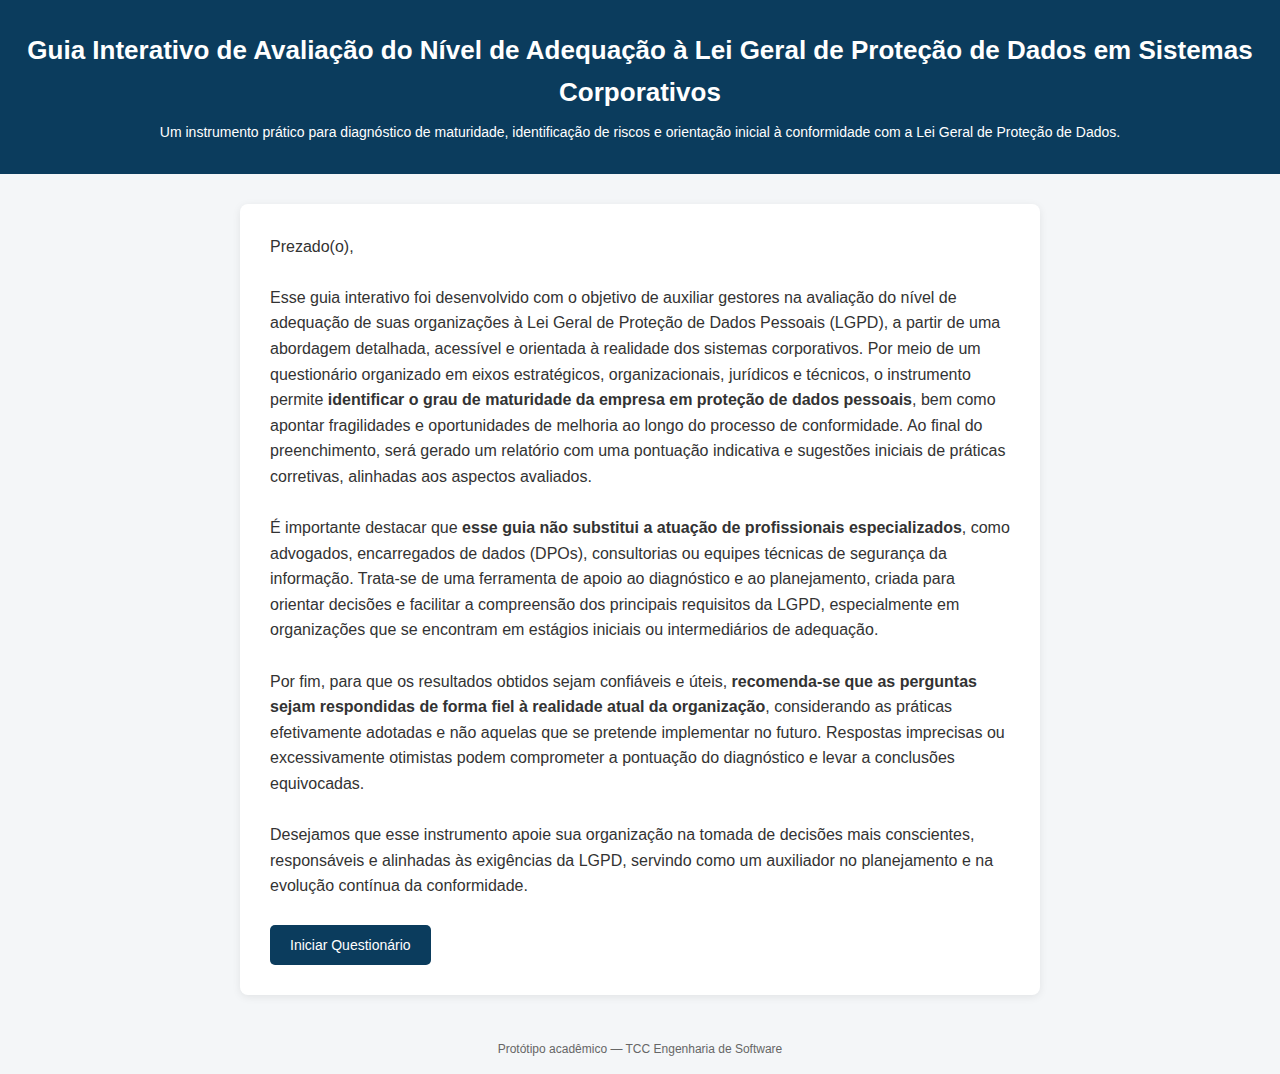
<file: index.html>
<!DOCTYPE html>
<html lang="pt-br">
<head>
    <meta charset="UTF-8">
    <meta name="viewport" content="width=device-width, initial-scale=1.0">
    <title>Guia Interativo LGPD</title>
    <link rel="stylesheet" href="css/style.css">
</head>
<body>
    <header>
        <h1>Guia Interativo de Avaliação do Nível de Adequação à Lei Geral de Proteção de Dados em Sistemas Corporativos</h1>
        <h2>Um instrumento prático para diagnóstico de maturidade, identificação de riscos e orientação inicial à conformidade com a Lei Geral de Proteção de Dados.</h2>
    </header>

    <main>
        <p>Prezado(o),<br><br> Esse guia interativo foi desenvolvido com o objetivo de auxiliar gestores na avaliação do nível de adequação de suas organizações à Lei Geral de Proteção de Dados Pessoais (LGPD), a partir de uma abordagem detalhada, acessível e orientada à realidade dos sistemas corporativos. Por meio de um questionário organizado em eixos estratégicos, organizacionais, jurídicos e técnicos, o instrumento permite <strong>identificar o grau de maturidade da empresa em proteção de dados pessoais</strong>, bem como apontar fragilidades e oportunidades de melhoria ao longo do processo de conformidade. Ao final do preenchimento, será gerado um relatório com uma pontuação indicativa e sugestões iniciais de práticas corretivas, alinhadas aos aspectos avaliados.</p>
            
        <p><br>É importante destacar que <strong>esse guia não substitui a atuação de profissionais especializados</strong>, como advogados, encarregados de dados (DPOs), consultorias ou equipes técnicas de segurança da informação. Trata-se de uma ferramenta de apoio ao diagnóstico e ao planejamento, criada para orientar decisões e facilitar a compreensão dos principais requisitos da LGPD, especialmente em organizações que se encontram em estágios iniciais ou intermediários de adequação.</p>   
        
        <p><br>Por fim, para que os resultados obtidos sejam confiáveis e úteis, <strong>recomenda-se que as perguntas sejam respondidas de forma fiel à realidade atual da organização</strong>, considerando as práticas efetivamente adotadas e não aquelas que se pretende implementar no futuro. Respostas imprecisas ou excessivamente otimistas podem comprometer a pontuação do diagnóstico e levar a conclusões equivocadas.</p>

        <p><br>Desejamos que esse instrumento apoie sua organização na tomada de decisões mais conscientes, responsáveis e alinhadas às exigências da LGPD, servindo como um auxiliador no planejamento e na evolução contínua da conformidade.</p><br>
        

        <button onclick="irParaQuestionario()">Iniciar Questionário</button>
    </main>

    <footer>
        <p>Protótipo acadêmico — TCC Engenharia de Software</p>
    </footer>

    <script src="js/script.js"></script>
</body>
</html>
</file>
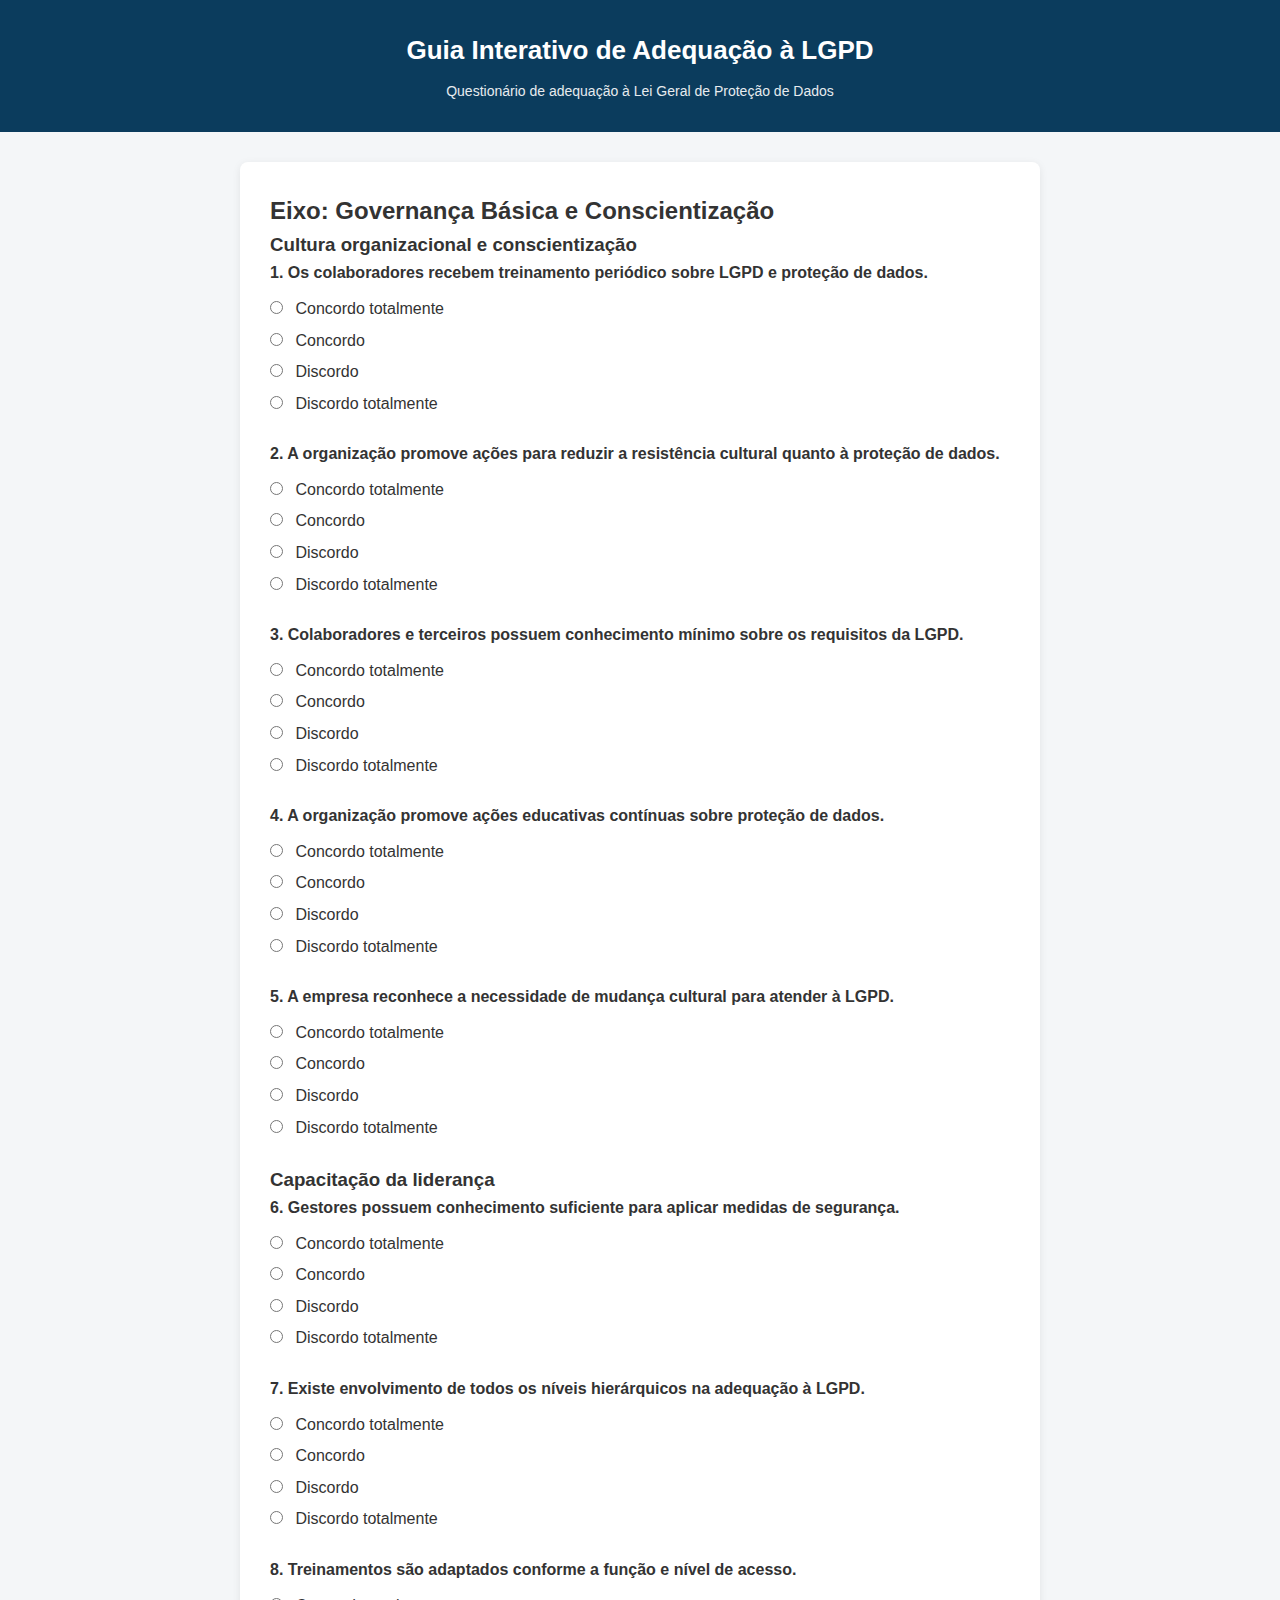
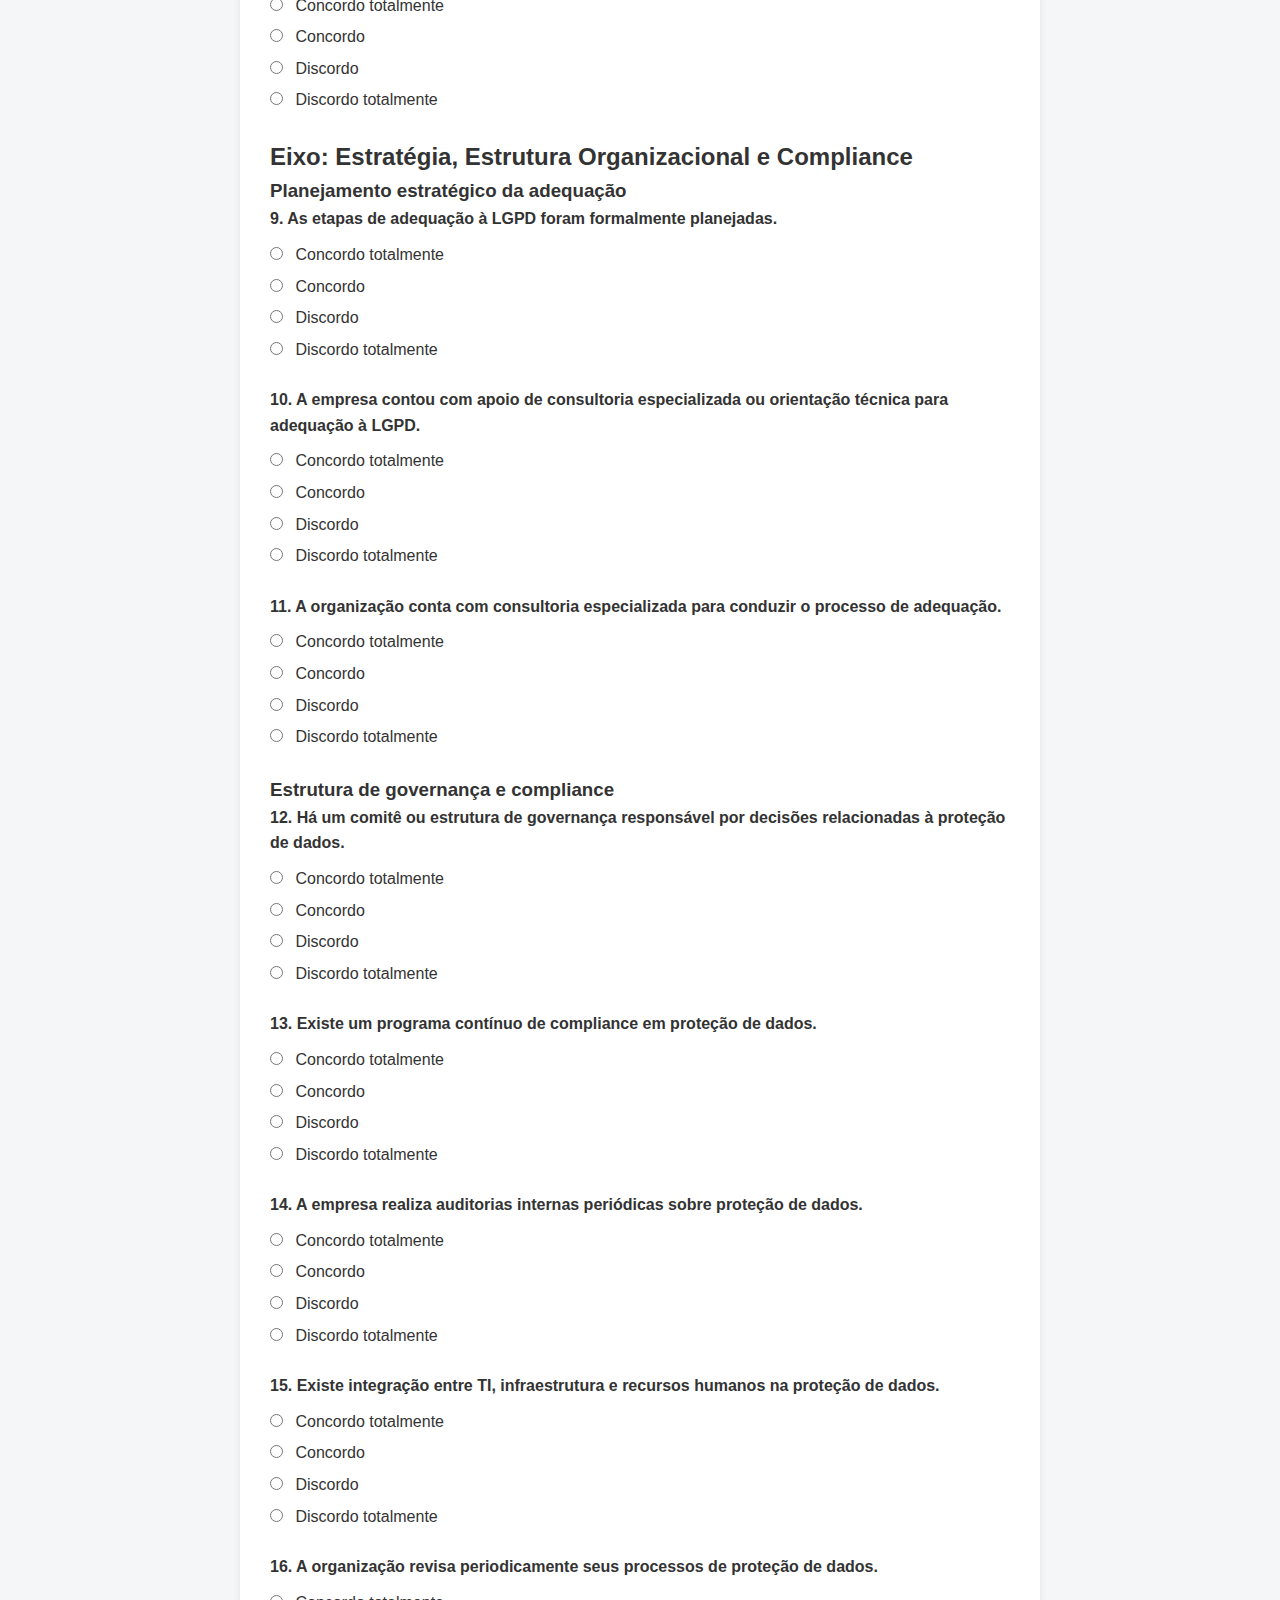
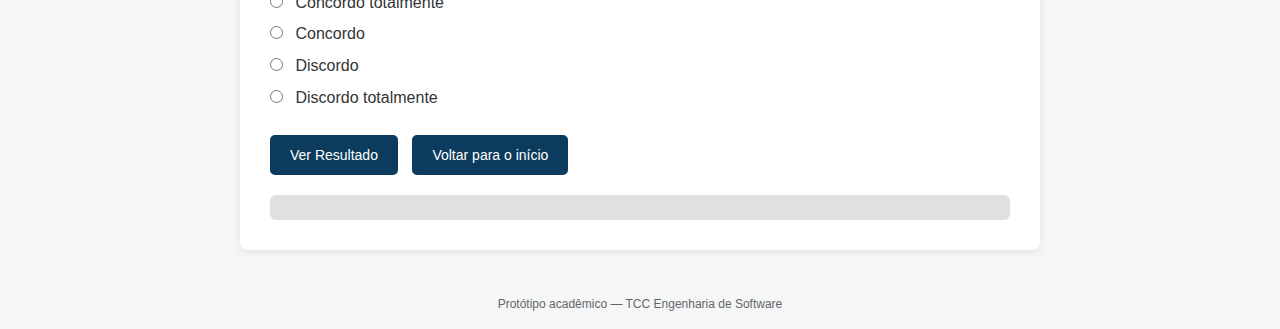
<file: questionario.html>
<!DOCTYPE html>
<html lang="pt-BR">
<head>
    <meta charset="UTF-8">
    <meta name="viewport" content="width=device-width, initial-scale=1.0">
    <title>Questionário LGPD</title>
    <link rel="stylesheet" href="css/style.css">
</head>
<body>

<header>
    <h1>Guia Interativo de Adequação à LGPD</h1>
    <p>Questionário de adequação à Lei Geral de Proteção de Dados</p>
</header>

<main>

<form id="questionario">

    <h2>Eixo: Governança Básica e Conscientização</h2>
    <h3>Cultura organizacional e conscientização</h3>

    <div class="pergunta">
        <p>1. Os colaboradores recebem treinamento periódico sobre LGPD e proteção de dados.</p>
        <label><input type="radio" name="q1" value="3.0"> Concordo totalmente</label>
        <label><input type="radio" name="q1" value="2.25"> Concordo</label>
        <label><input type="radio" name="q1" value="0.75"> Discordo</label>
        <label><input type="radio" name="q1" value="0"> Discordo totalmente</label>
    </div>

    <div class="pergunta">
        <p>2. A organização promove ações para reduzir a resistência cultural quanto à proteção de dados.</p>
        <label><input type="radio" name="q2" value="2.5"> Concordo totalmente</label>
        <label><input type="radio" name="q2" value="1.88"> Concordo</label>
        <label><input type="radio" name="q2" value="0.63"> Discordo</label>
        <label><input type="radio" name="q2" value="0"> Discordo totalmente</label>
    </div>

    <div class="pergunta">
        <p>3. Colaboradores e terceiros possuem conhecimento mínimo sobre os requisitos da LGPD.</p>
        <label><input type="radio" name="q3" value="2.0"> Concordo totalmente</label>
        <label><input type="radio" name="q3" value="1.5"> Concordo</label>
        <label><input type="radio" name="q3" value="0.5"> Discordo</label>
        <label><input type="radio" name="q3" value="0"> Discordo totalmente</label>
    </div>

    <div class="pergunta">
        <p>4. A organização promove ações educativas contínuas sobre proteção de dados.</p>
        <label><input type="radio" name="q4" value="2.5"> Concordo totalmente</label>
        <label><input type="radio" name="q4" value="1.88"> Concordo</label>
        <label><input type="radio" name="q4" value="0.63"> Discordo</label>
        <label><input type="radio" name="q4" value="0"> Discordo totalmente</label>
    </div>

    <div class="pergunta">
        <p>5. A empresa reconhece a necessidade de mudança cultural para atender à LGPD.</p>
        <label><input type="radio" name="q5" value="2.0"> Concordo totalmente</label>
        <label><input type="radio" name="q5" value="1.5"> Concordo</label>
        <label><input type="radio" name="q5" value="0.5"> Discordo</label>
        <label><input type="radio" name="q5" value="0"> Discordo totalmente</label>
    </div>

    <h3>Capacitação da liderança</h3>

    <div class="pergunta">
        <p>6. Gestores possuem conhecimento suficiente para aplicar medidas de segurança.</p>
        <label><input type="radio" name="q6" value="3.0"> Concordo totalmente</label>
        <label><input type="radio" name="q6" value="2.25"> Concordo</label>
        <label><input type="radio" name="q6" value="0.75"> Discordo</label>
        <label><input type="radio" name="q6" value="0"> Discordo totalmente</label>
    </div>

    <div class="pergunta">
        <p>7. Existe envolvimento de todos os níveis hierárquicos na adequação à LGPD.</p>
        <label><input type="radio" name="q7" value="2.5"> Concordo totalmente</label>
        <label><input type="radio" name="q7" value="1.88"> Concordo</label>
        <label><input type="radio" name="q7" value="0.63"> Discordo</label>
        <label><input type="radio" name="q7" value="0"> Discordo totalmente</label>
    </div>

    <div class="pergunta">
        <p>8. Treinamentos são adaptados conforme a função e nível de acesso.</p>
        <label><input type="radio" name="q8" value="2.5"> Concordo totalmente</label>
        <label><input type="radio" name="q8" value="1.88"> Concordo</label>
        <label><input type="radio" name="q8" value="0.63"> Discordo</label>
        <label><input type="radio" name="q8" value="0"> Discordo totalmente</label>
    </div>

    <h2>Eixo: Estratégia, Estrutura Organizacional e Compliance</h2>
<h3>Planejamento estratégico da adequação</h3>

<div class="pergunta">
    <p>9. As etapas de adequação à LGPD foram formalmente planejadas.</p>
    <label><input type="radio" name="q9" value="3.0"> Concordo totalmente</label>
    <label><input type="radio" name="q9" value="2.25"> Concordo</label>
    <label><input type="radio" name="q9" value="0.75"> Discordo</label>
    <label><input type="radio" name="q9" value="0"> Discordo totalmente</label>
</div>

<div class="pergunta">
    <p>10. A empresa contou com apoio de consultoria especializada ou orientação técnica para adequação à LGPD.</p>
    <label><input type="radio" name="q10" value="2.5"> Concordo totalmente</label>
    <label><input type="radio" name="q10" value="1.88"> Concordo</label>
    <label><input type="radio" name="q10" value="0.63"> Discordo</label>
    <label><input type="radio" name="q10" value="0"> Discordo totalmente</label>
</div>

<div class="pergunta">
    <p>11. A organização conta com consultoria especializada para conduzir o processo de adequação.</p>
    <label><input type="radio" name="q11" value="2.5"> Concordo totalmente</label>
    <label><input type="radio" name="q11" value="1.88"> Concordo</label>
    <label><input type="radio" name="q11" value="0.63"> Discordo</label>
    <label><input type="radio" name="q11" value="0"> Discordo totalmente</label>
</div>

<h3>Estrutura de governança e compliance</h3>

<div class="pergunta">
    <p>12. Há um comitê ou estrutura de governança responsável por decisões relacionadas à proteção de dados.</p>
    <label><input type="radio" name="q12" value="3.0"> Concordo totalmente</label>
    <label><input type="radio" name="q12" value="2.25"> Concordo</label>
    <label><input type="radio" name="q12" value="0.75"> Discordo</label>
    <label><input type="radio" name="q12" value="0"> Discordo totalmente</label>
</div>

<div class="pergunta">
    <p>13. Existe um programa contínuo de compliance em proteção de dados.</p>
    <label><input type="radio" name="q13" value="2.5"> Concordo totalmente</label>
    <label><input type="radio" name="q13" value="1.88"> Concordo</label>
    <label><input type="radio" name="q13" value="0.63"> Discordo</label>
    <label><input type="radio" name="q13" value="0"> Discordo totalmente</label>
</div>

<div class="pergunta">
    <p>14. A empresa realiza auditorias internas periódicas sobre proteção de dados.</p>
    <label><input type="radio" name="q14" value="2.5"> Concordo totalmente</label>
    <label><input type="radio" name="q14" value="1.88"> Concordo</label>
    <label><input type="radio" name="q14" value="0.63"> Discordo</label>
    <label><input type="radio" name="q14" value="0"> Discordo totalmente</label>
</div>

<div class="pergunta">
    <p>15. Existe integração entre TI, infraestrutura e recursos humanos na proteção de dados.</p>
    <label><input type="radio" name="q15" value="2.0"> Concordo totalmente</label>
    <label><input type="radio" name="q15" value="1.5"> Concordo</label>
    <label><input type="radio" name="q15" value="0.5"> Discordo</label>
    <label><input type="radio" name="q15" value="0"> Discordo totalmente</label>
</div>

<div class="pergunta">
    <p>16. A organização revisa periodicamente seus processos de proteção de dados.</p>
    <label><input type="radio" name="q16" value="2.0"> Concordo totalmente</label>
    <label><input type="radio" name="q16" value="1.5"> Concordo</label>
    <label><input type="radio" name="q16" value="0.5"> Discordo</label>
    <label><input type="radio" name="q16" value="0"> Discordo totalmente</label>
</div>


    <button type="submit">Ver Resultado</button>
    <button type="button" onclick="voltarHome()">Voltar para o início</button>
    


<div class="barra-externa">
    <div class="barra-interna" id="resultado"></div>
</div>

</form>
</main>

<footer>
    <p>Protótipo acadêmico — TCC Engenharia de Software</p>
</footer>

<script src="js/script.js"></script>
</body>
</html>
</file>
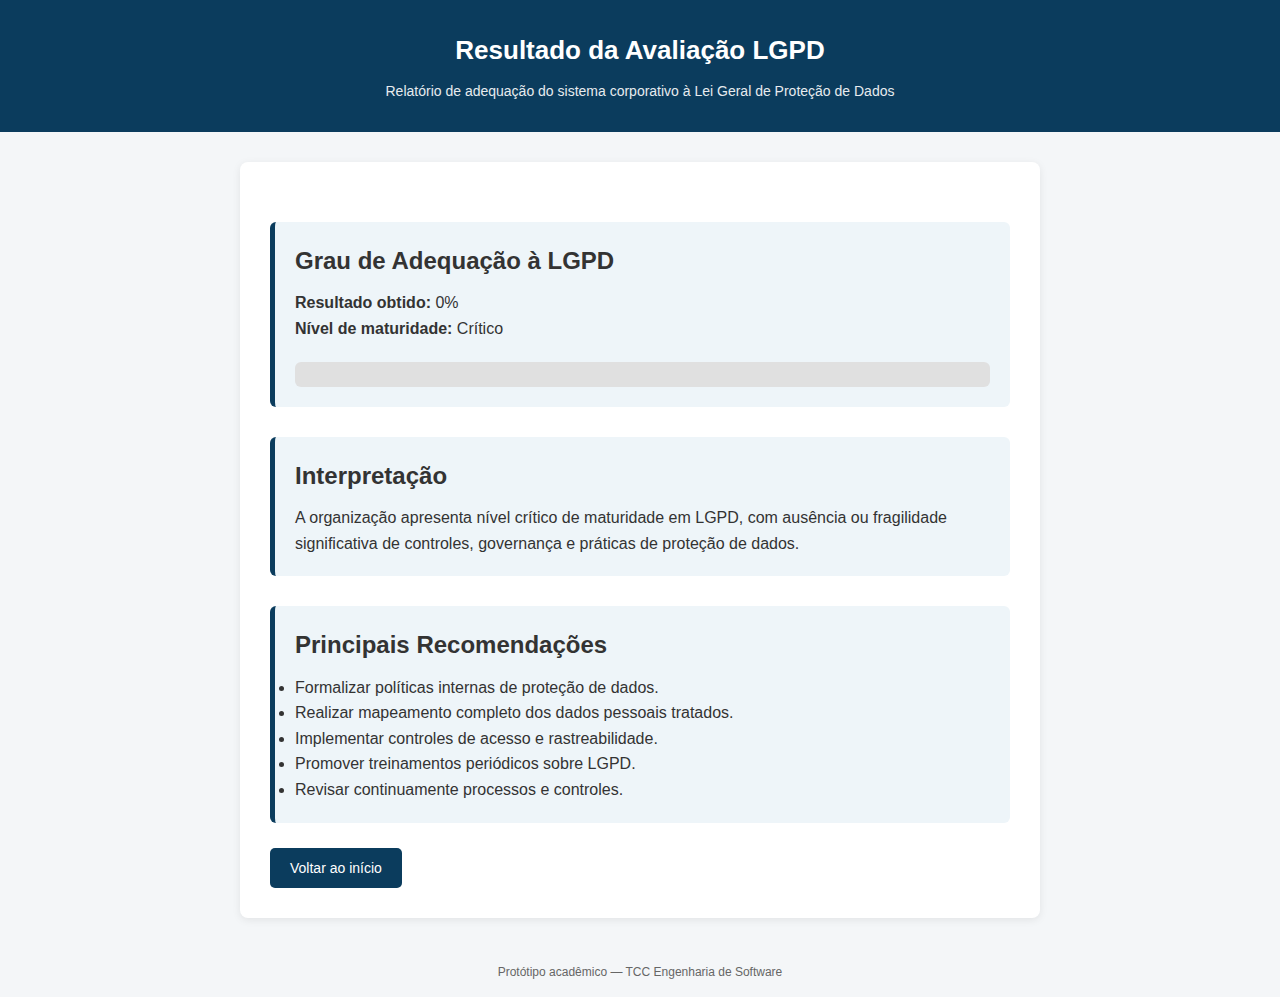
<file: resultado.html>
<!DOCTYPE html>
<html lang="pt-BR">
<head>
    <meta charset="UTF-8">
    <meta name="viewport" content="width=device-width, initial-scale=1.0">
    <title>Resultado da Avaliação LGPD</title>
    <link rel="stylesheet" href="css/style.css">
</head>
<body>

<header>
    <h1>Resultado da Avaliação LGPD</h1>
    <p>Relatório de adequação do sistema corporativo à Lei Geral de Proteção de Dados</p>
</header>

<main>

    <div class="resultado">
        <h2>Grau de Adequação à LGPD</h2>

        <p>
            <strong>Resultado obtido:</strong>
            <span id="percentual">0</span>%
        </p>

        <p>
            <strong>Nível de maturidade:</strong>
            <span id="nivel">-</span>
        </p>

        <div class="barra-externa">
            <div class="barra-interna" id="barraResultado"></div>
        </div>
    </div>

    <div class="resultado">
        <h2>Interpretação</h2>
        <p id="interpretacao"></p>
    </div>

    <div class="resultado">
        <h2>Principais Recomendações</h2>
        <ul>
            <li>Formalizar políticas internas de proteção de dados.</li>
            <li>Realizar mapeamento completo dos dados pessoais tratados.</li>
            <li>Implementar controles de acesso e rastreabilidade.</li>
            <li>Promover treinamentos periódicos sobre LGPD.</li>
            <li>Revisar continuamente processos e controles.</li>
        </ul>
    </div><br>

    <button onclick="window.location.href='index.html'">Voltar ao início</button>

</main>

<footer>
    <p>Protótipo acadêmico — TCC Engenharia de Software</p>
</footer>

<script src="js/resultado.js"></script>
</body>
</html>
</file>
<file: css/style.css>
/* Reset básico */
* {
    margin: 0;
    padding: 0;
    box-sizing: border-box;
    font-family: Arial, Helvetica, sans-serif;
}

/* Corpo */
body {
    background-color: #f4f6f8;
    color: #333;
    line-height: 1.6;
}

/* Cabeçalho */
header {
    background-color: #0b3c5d;
    color: #fff;
    padding: 30px 20px;
    text-align: center;
}

header h1 {
    font-size: 26px;
    margin-bottom: 8px;
}

header h2 {
    font-size: 14px;
    font-weight: 100;
}

header p {
    font-size: 14px;
    opacity: 0.9;
}

/* Conteúdo central */
main {
    max-width: 800px;
    margin: 30px auto;
    background: #fff;
    padding: 30px;
    border-radius: 8px;
    box-shadow: 0 2px 8px rgba(0,0,0,0.08);
}

/* Perguntas */
.pergunta {
    margin-bottom: 25px;
}

.pergunta p {
    font-weight: bold;
    margin-bottom: 10px;
}

/* Opções */
label {
    display: block;
    margin-bottom: 6px;
    cursor: pointer;
}

input[type="radio"] {
    margin-right: 8px;
}

/* Botões */
button {
    background-color: #0b3c5d;
    color: #fff;
    border: none;
    padding: 12px 20px;
    border-radius: 5px;
    cursor: pointer;
    font-size: 14px;
}

button:hover {
    background-color: #092f49;
}

/* Resultado */
.resultado {
    margin-top: 30px;
    padding: 20px;
    background-color: #eef5f9;
    border-left: 5px solid #0b3c5d;
}

.resultado h2 {
    margin-bottom: 10px;
}

/* Rodapé */
footer {
    text-align: center;
    padding: 15px;
    font-size: 12px;
    color: #666;
}

.barra-externa {
    width: 100%;
    height: 25px;
    background-color: #e0e0e0;
    border-radius: 6px;
    margin-top: 20px;
    overflow: hidden;
}

.barra-interna {
    height: 100%;
    width: 0%;
    background-color: #2ecc71;
    transition: width 0.3s ease;
}

button + button {
    margin-left: 10px;
}

.resultado {
    border-radius: 6px;
}
</file>
